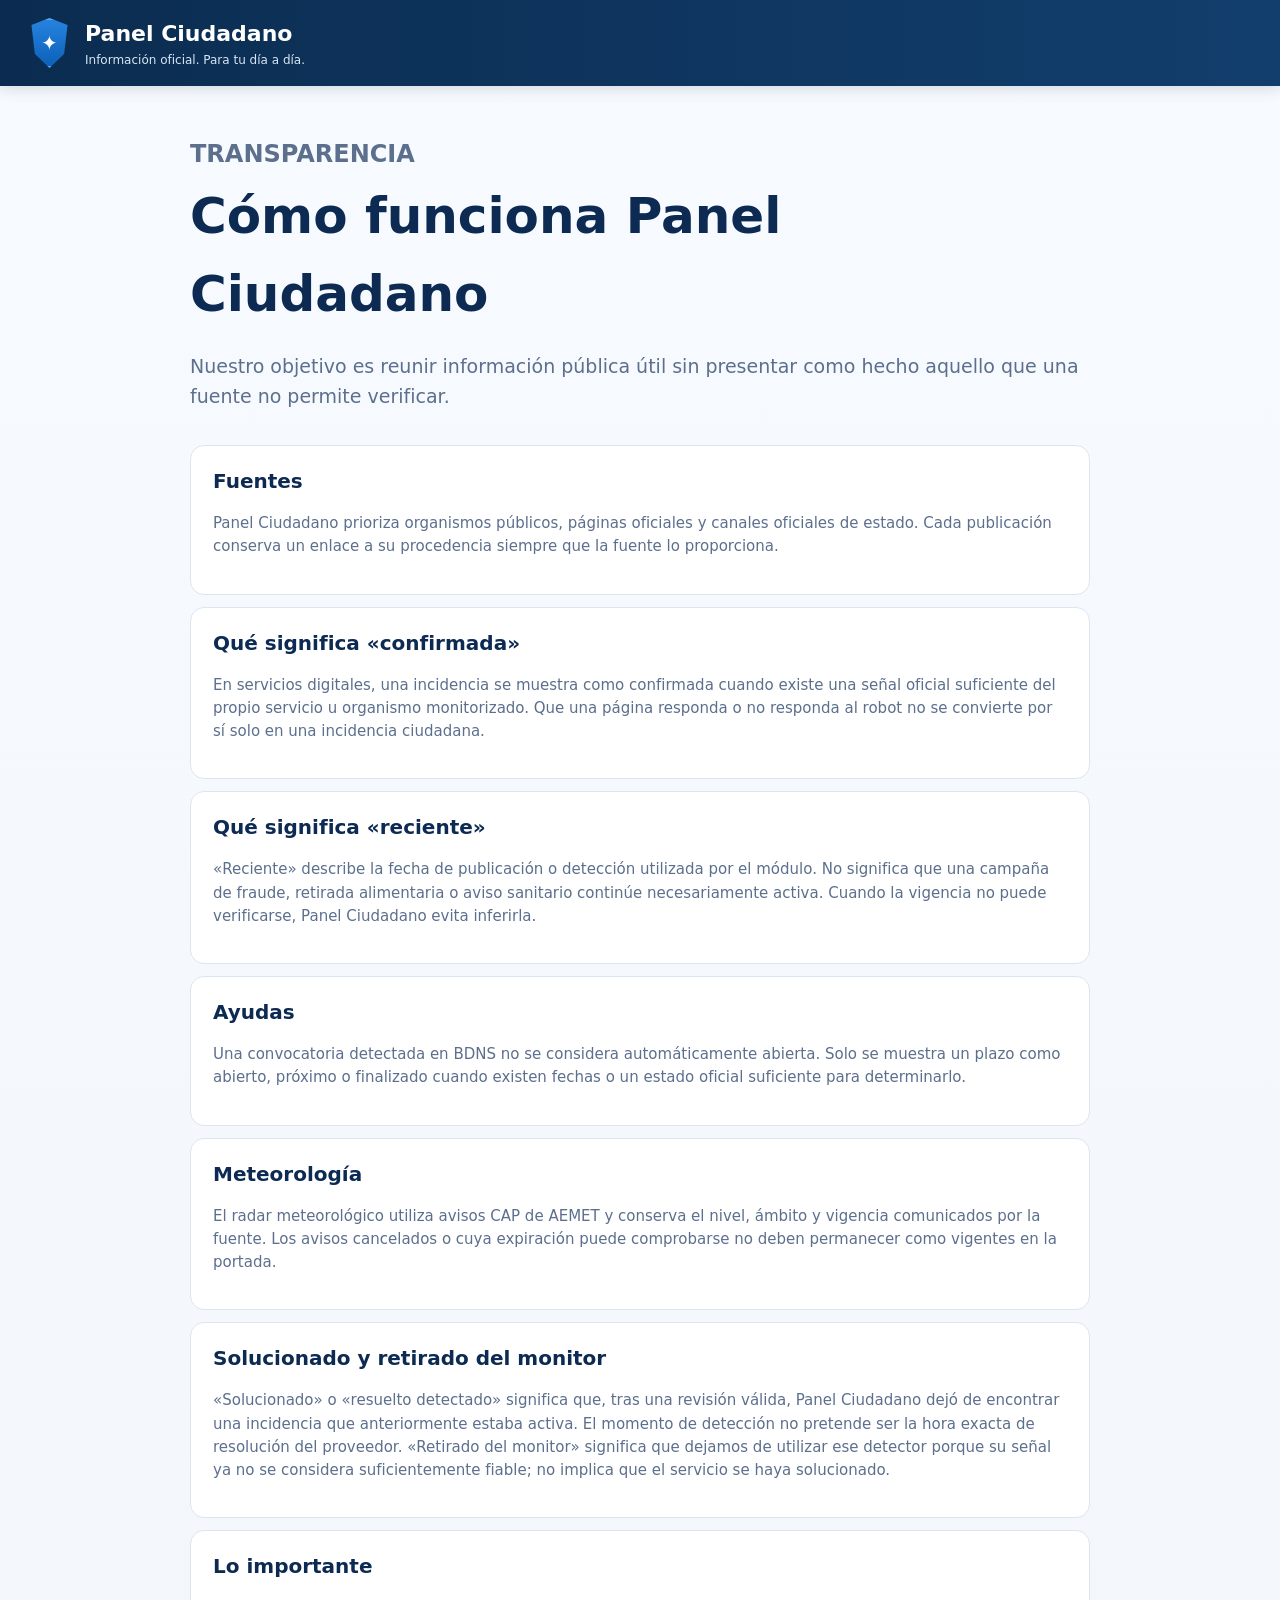
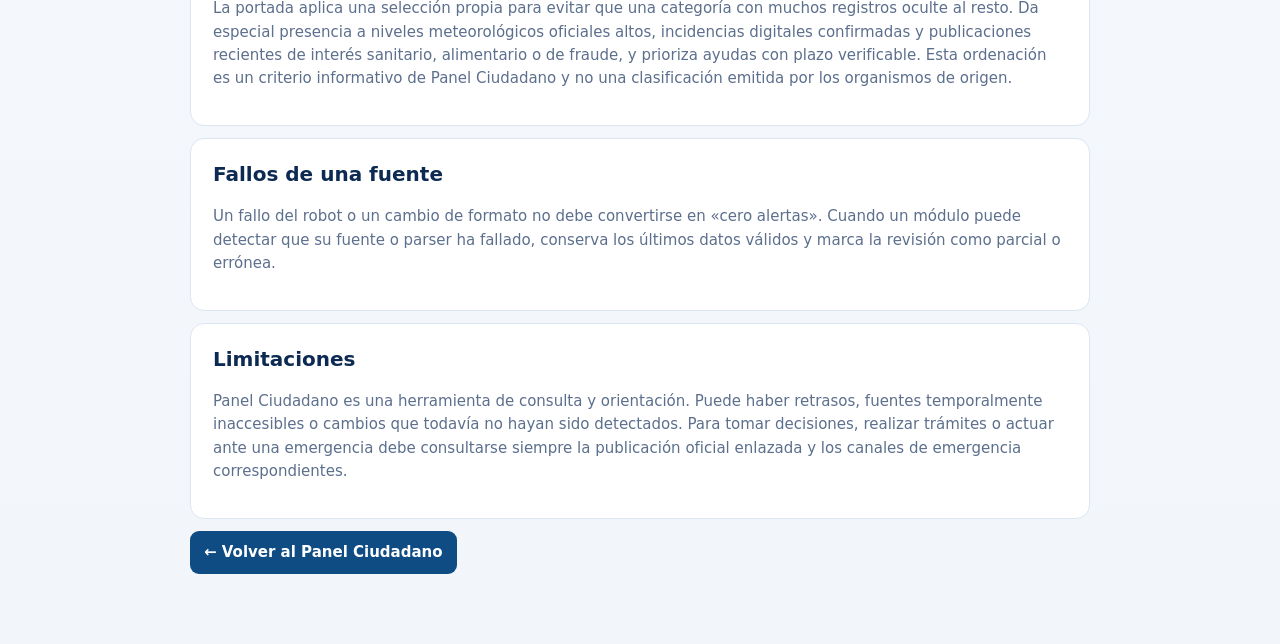
<file: metodologia.html>
<!doctype html><html lang="es"><head><meta charset="utf-8"><meta name="viewport" content="width=device-width,initial-scale=1"><meta name="robots" content="index,follow"><title>Metodología · Panel Ciudadano</title><link rel="stylesheet" href="assets/style.css"><link rel="stylesheet" href="assets/expansion.css"></head><body><header class="topbar"><div class="wrap nav-shell"><a class="brand" href="index.html"><div class="mark">✦</div><div><strong>Panel Ciudadano</strong><span>Información oficial. Para tu día a día.</span></div></a></div></header><main class="wrap privacy-page"><p class="eyebrow">TRANSPARENCIA</p><h1>Cómo funciona Panel Ciudadano</h1><p class="privacy-lead">Nuestro objetivo es reunir información pública útil sin presentar como hecho aquello que una fuente no permite verificar.</p><section><h2>Fuentes</h2><p>Panel Ciudadano prioriza organismos públicos, páginas oficiales y canales oficiales de estado. Cada publicación conserva un enlace a su procedencia siempre que la fuente lo proporciona.</p></section><section><h2>Qué significa «confirmada»</h2><p>En servicios digitales, una incidencia se muestra como confirmada cuando existe una señal oficial suficiente del propio servicio u organismo monitorizado. Que una página responda o no responda al robot no se convierte por sí solo en una incidencia ciudadana.</p></section><section><h2>Qué significa «reciente»</h2><p>«Reciente» describe la fecha de publicación o detección utilizada por el módulo. No significa que una campaña de fraude, retirada alimentaria o aviso sanitario continúe necesariamente activa. Cuando la vigencia no puede verificarse, Panel Ciudadano evita inferirla.</p></section><section><h2>Ayudas</h2><p>Una convocatoria detectada en BDNS no se considera automáticamente abierta. Solo se muestra un plazo como abierto, próximo o finalizado cuando existen fechas o un estado oficial suficiente para determinarlo.</p></section><section><h2>Meteorología</h2><p>El radar meteorológico utiliza avisos CAP de AEMET y conserva el nivel, ámbito y vigencia comunicados por la fuente. Los avisos cancelados o cuya expiración puede comprobarse no deben permanecer como vigentes en la portada.</p></section><section><h2>Solucionado y retirado del monitor</h2><p>«Solucionado» o «resuelto detectado» significa que, tras una revisión válida, Panel Ciudadano dejó de encontrar una incidencia que anteriormente estaba activa. El momento de detección no pretende ser la hora exacta de resolución del proveedor. «Retirado del monitor» significa que dejamos de utilizar ese detector porque su señal ya no se considera suficientemente fiable; no implica que el servicio se haya solucionado.</p></section><section><h2>Lo importante</h2><p>La portada aplica una selección propia para evitar que una categoría con muchos registros oculte al resto. Da especial presencia a niveles meteorológicos oficiales altos, incidencias digitales confirmadas y publicaciones recientes de interés sanitario, alimentario o de fraude, y prioriza ayudas con plazo verificable. Esta ordenación es un criterio informativo de Panel Ciudadano y no una clasificación emitida por los organismos de origen.</p></section><section><h2>Fallos de una fuente</h2><p>Un fallo del robot o un cambio de formato no debe convertirse en «cero alertas». Cuando un módulo puede detectar que su fuente o parser ha fallado, conserva los últimos datos válidos y marca la revisión como parcial o errónea.</p></section><section><h2>Limitaciones</h2><p>Panel Ciudadano es una herramienta de consulta y orientación. Puede haber retrasos, fuentes temporalmente inaccesibles o cambios que todavía no hayan sido detectados. Para tomar decisiones, realizar trámites o actuar ante una emergencia debe consultarse siempre la publicación oficial enlazada y los canales de emergencia correspondientes.</p></section><a class="source" href="index.html">← Volver al Panel Ciudadano</a></main></body></html>
</file>
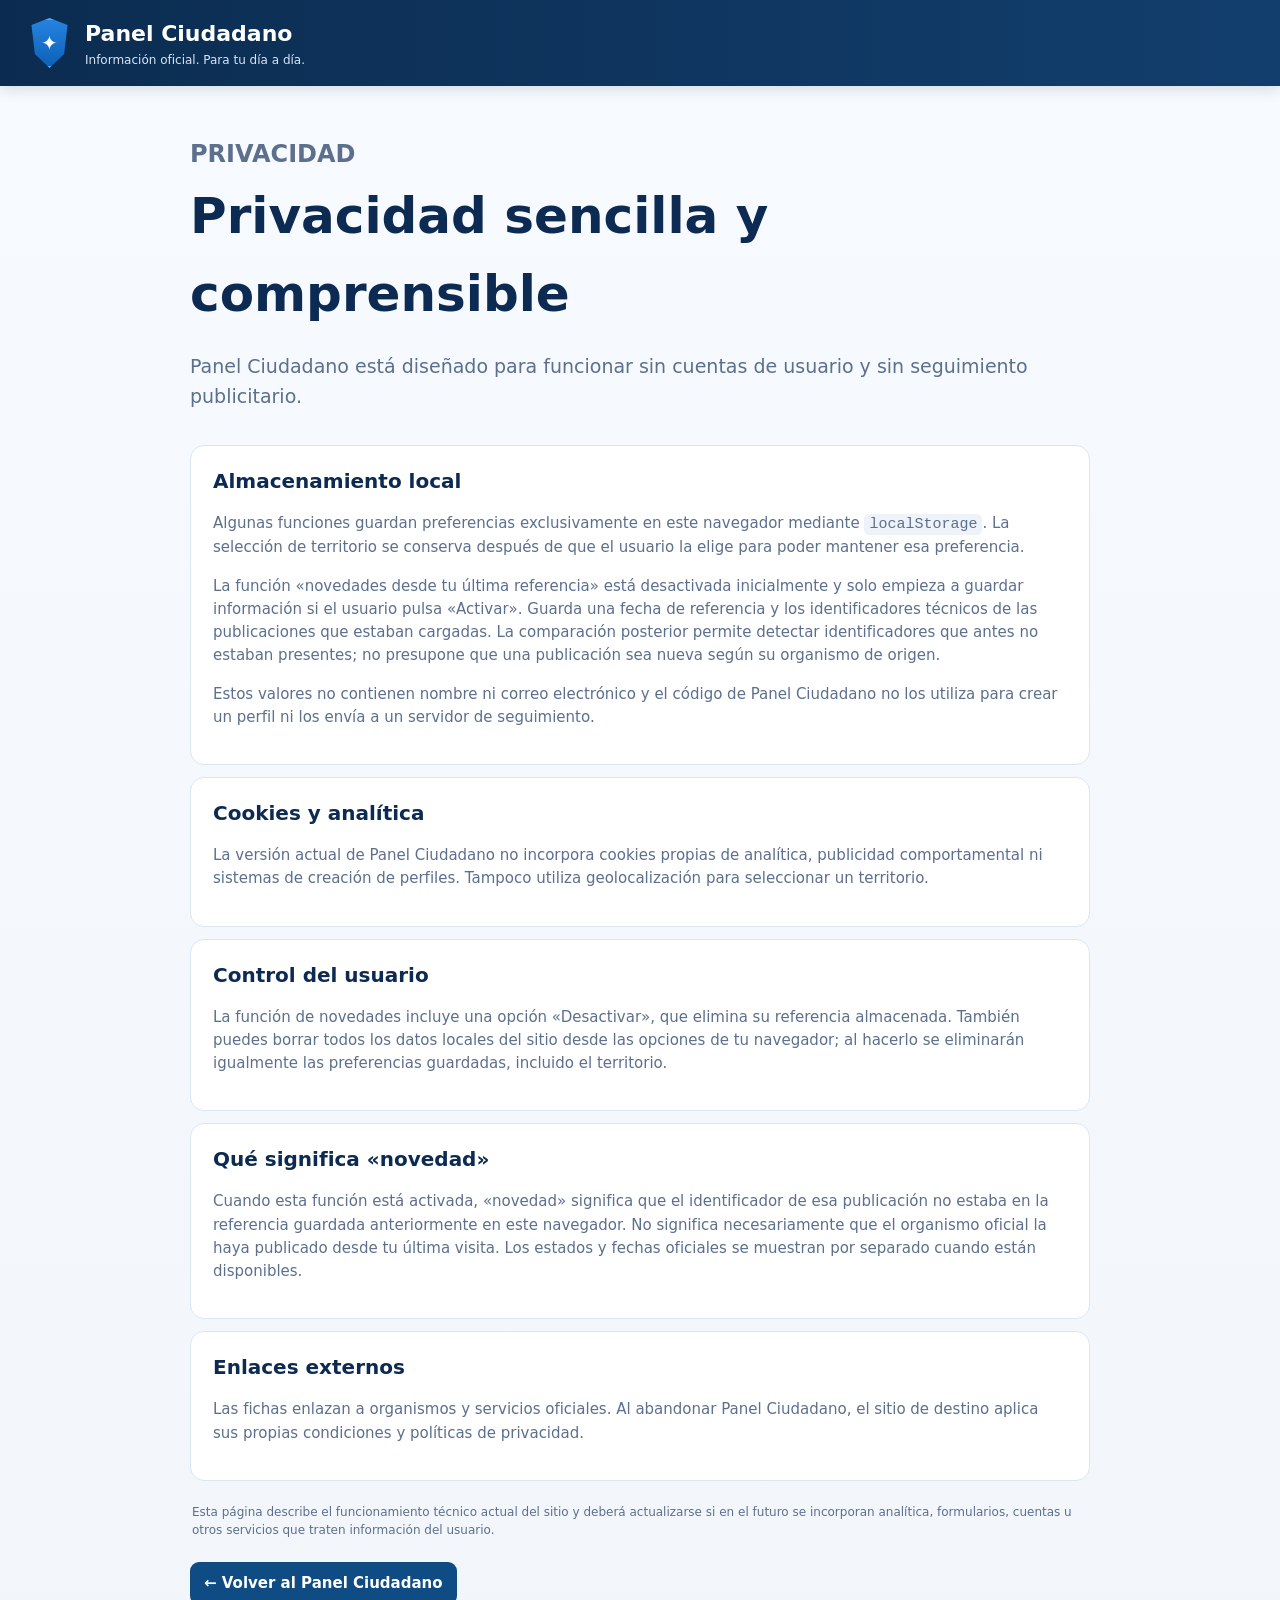
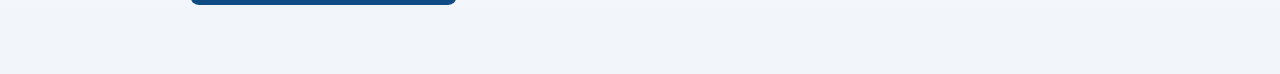
<file: privacidad.html>
<!doctype html><html lang="es"><head><meta charset="utf-8"><meta name="viewport" content="width=device-width,initial-scale=1"><meta name="robots" content="index,follow"><title>Privacidad · Panel Ciudadano</title><link rel="stylesheet" href="assets/style.css"><link rel="stylesheet" href="assets/expansion.css"></head><body><header class="topbar"><div class="wrap nav-shell"><a class="brand" href="index.html"><div class="mark">✦</div><div><strong>Panel Ciudadano</strong><span>Información oficial. Para tu día a día.</span></div></a></div></header><main class="wrap privacy-page"><p class="eyebrow">PRIVACIDAD</p><h1>Privacidad sencilla y comprensible</h1><p class="privacy-lead">Panel Ciudadano está diseñado para funcionar sin cuentas de usuario y sin seguimiento publicitario.</p><section><h2>Almacenamiento local</h2><p>Algunas funciones guardan preferencias exclusivamente en este navegador mediante <code>localStorage</code>. La selección de territorio se conserva después de que el usuario la elige para poder mantener esa preferencia.</p><p>La función «novedades desde tu última referencia» está desactivada inicialmente y solo empieza a guardar información si el usuario pulsa «Activar». Guarda una fecha de referencia y los identificadores técnicos de las publicaciones que estaban cargadas. La comparación posterior permite detectar identificadores que antes no estaban presentes; no presupone que una publicación sea nueva según su organismo de origen.</p><p>Estos valores no contienen nombre ni correo electrónico y el código de Panel Ciudadano no los utiliza para crear un perfil ni los envía a un servidor de seguimiento.</p></section><section><h2>Cookies y analítica</h2><p>La versión actual de Panel Ciudadano no incorpora cookies propias de analítica, publicidad comportamental ni sistemas de creación de perfiles. Tampoco utiliza geolocalización para seleccionar un territorio.</p></section><section><h2>Control del usuario</h2><p>La función de novedades incluye una opción «Desactivar», que elimina su referencia almacenada. También puedes borrar todos los datos locales del sitio desde las opciones de tu navegador; al hacerlo se eliminarán igualmente las preferencias guardadas, incluido el territorio.</p></section><section><h2>Qué significa «novedad»</h2><p>Cuando esta función está activada, «novedad» significa que el identificador de esa publicación no estaba en la referencia guardada anteriormente en este navegador. No significa necesariamente que el organismo oficial la haya publicado desde tu última visita. Los estados y fechas oficiales se muestran por separado cuando están disponibles.</p></section><section><h2>Enlaces externos</h2><p>Las fichas enlazan a organismos y servicios oficiales. Al abandonar Panel Ciudadano, el sitio de destino aplica sus propias condiciones y políticas de privacidad.</p></section><p class="privacy-note">Esta página describe el funcionamiento técnico actual del sitio y deberá actualizarse si en el futuro se incorporan analítica, formularios, cuentas u otros servicios que traten información del usuario.</p><a class="source" href="index.html">← Volver al Panel Ciudadano</a></main></body></html>
</file>
<file: assets/style.css>
:root{--bg:#f4f8fc;--surface:#fff;--ink:#0c2a52;--muted:#5c6f8d;--line:#dbe6f2;--blue:#0f5eb8;--blue2:#1b75d0;--green:#0e9c6b;--red:#e23838;--amber:#ed8a00;--violet:#685ad7;--shadow:0 10px 28px rgba(23,63,108,.08)}*{box-sizing:border-box}html{scroll-behavior:smooth;scroll-padding-top:100px}body{margin:0;background:linear-gradient(#f7fbff,#f2f6fb);color:var(--ink);font:15px/1.55 Inter,ui-sans-serif,system-ui,-apple-system,BlinkMacSystemFont,"Segoe UI",sans-serif}.wrap{width:min(1450px,calc(100% - 56px));margin:auto}.skip-link{position:fixed;left:16px;top:-60px;z-index:100;background:#fff;color:#0b477f;padding:10px 14px;border-radius:8px;font-weight:800}.skip-link:focus{top:12px}.topbar{background:linear-gradient(90deg,#0b2c50,#123e6d);color:#fff;position:sticky;top:0;z-index:10;box-shadow:0 3px 14px rgba(1,24,51,.14)}.nav-shell{min-height:86px;display:grid;grid-template-columns:auto 1fr auto;align-items:center;gap:34px}.brand{display:flex;align-items:center;gap:14px;color:#fff;text-decoration:none}.brand strong,.brand span{display:block}.brand strong{font-size:22px}.brand span{font-size:12px;color:#d8e6f6}.mark{width:43px;height:50px;clip-path:polygon(50% 0,92% 14%,84% 72%,50% 100%,16% 72%,8% 14%);background:linear-gradient(#2583df,#0d61b8);display:grid;place-items:center;font-size:20px;font-weight:900;border:2px solid #58a8ed}.main-nav{display:flex;justify-content:center;gap:8px;flex-wrap:wrap}.main-nav a{color:#fff;text-decoration:none;padding:10px 14px;border-radius:9px;font-weight:700;font-size:14px;opacity:.95}.main-nav a:hover,.main-nav a:focus-visible,.main-nav a.active{background:linear-gradient(#2a76c4,#175ca2);outline:none}.protect{padding:10px 14px;border:1px solid rgba(255,255,255,.14);border-radius:9px;background:#12477c;font-weight:700;font-size:13px}.hero{display:grid;grid-template-columns:1fr auto;gap:30px;align-items:center;padding:30px 0 22px}.hero h1{font-size:clamp(31px,4.2vw,48px);line-height:1.08;letter-spacing:-.035em;margin:0 0 7px}.hero p{font-size:18px;color:var(--muted);margin:0}.updated{background:#fff;border:1px solid var(--line);border-radius:12px;padding:14px 18px;min-width:240px;box-shadow:0 4px 12px rgba(25,74,124,.03)}.updated span,.updated strong{display:block}.updated span{font-size:12px;color:var(--muted);font-weight:700}.updated i{display:inline-block;width:10px;height:10px;border-radius:50%;background:#14b879;margin-right:7px}.updated strong{font-size:13px;margin-top:3px}.summary{display:grid;grid-template-columns:repeat(6,minmax(0,1fr));gap:16px;margin:0 0 28px}.stat{appearance:none;width:100%;font:inherit;color:inherit;text-align:left;background:#fff;border:1px solid var(--line);border-radius:14px;padding:20px 22px;display:flex;justify-content:space-between;align-items:flex-start;cursor:pointer;transition:.16s;min-height:140px;box-shadow:0 4px 14px rgba(35,75,120,.025)}.stat:nth-child(1){background:#eef8ff}.stat:nth-child(2){background:#fff4f5}.stat:nth-child(3){background:#f5f3ff}.stat:nth-child(4){background:#effcf5}.stat:nth-child(5){background:#fff9ee}.stat:nth-child(6){background:#eef7ff}.stat:hover,.stat:focus-visible,.card:hover,.card:focus-visible{transform:translateY(-2px);box-shadow:var(--shadow);outline:none;border-color:#bfd4e8}.stat .num{font-size:35px;font-weight:850;line-height:1}.stat small{display:block;color:var(--ink);font-size:14px;font-weight:750;margin-top:14px}.icon{width:48px;height:48px;border-radius:12px;display:grid;place-items:center;font-size:22px;background:rgba(255,255,255,.75);box-shadow:inset 0 0 0 1px rgba(16,73,131,.04)}.toolbar{display:grid;grid-template-columns:minmax(280px,1.2fr) auto minmax(440px,1.4fr);gap:12px;align-items:center;margin:0 0 22px}.search{background:#fff;border:1px solid var(--line);border-radius:10px;padding:0 15px;display:flex;gap:9px;align-items:center;height:52px}.search:focus-within{border-color:#6fa8dc;box-shadow:0 0 0 3px rgba(25,113,210,.09)}.search span{font-size:24px;color:#466588}.search input{border:0;outline:0;width:100%;font:inherit;font-size:16px}.search-btn{height:52px;padding:0 30px;border:0;border-radius:9px;background:linear-gradient(#164f89,#0d3f71);color:#fff;font-weight:800;font-size:16px;cursor:pointer}.filters{background:#fff;border-radius:10px;padding:7px;display:flex;gap:8px;flex-wrap:wrap;justify-content:center}.filter{border:0;background:#eef3f8;padding:10px 16px;border-radius:999px;cursor:pointer;color:var(--ink);font-weight:700}.filter.active{background:linear-gradient(#1666b5,#0b4d90);color:#fff}.dashboard-grid{display:grid;grid-template-columns:minmax(0,3fr) minmax(300px,1fr);gap:22px;align-items:start}.radar-panel,.source-box{background:#fff;border:1px solid var(--line);border-radius:14px;box-shadow:0 5px 18px rgba(24,66,111,.035)}.radar-panel{padding:0 8px 16px}.section-title{display:flex;justify-content:space-between;align-items:center;margin:0;padding:14px 0}.radar-panel .section-title{padding:12px 6px 14px;border-bottom:1px solid var(--line);margin-bottom:16px}.section-title>div{display:flex;align-items:center;gap:9px;flex-wrap:wrap}.section-title h2{font-size:26px;margin:0}.section-title p{margin:0}.section-title>div>p:not(.eyebrow){width:100%;padding-left:40px;color:var(--muted);font-size:14px;margin-top:-5px}.section-title span{color:var(--muted);font-size:13px}.eyebrow{color:#1971d2;font-weight:900;font-size:24px;margin:0}.cards{display:grid;grid-template-columns:repeat(4,minmax(0,1fr));gap:16px;padding:0 6px}.card{background:#fff;border:1px solid var(--line);border-radius:12px;padding:16px;cursor:pointer;transition:.16s;display:flex;flex-direction:column;min-height:320px;overflow:hidden}.meta{display:flex;gap:7px;align-items:center;flex-wrap:wrap}.pill,.event{font-size:11px;font-weight:800;border-radius:999px;padding:5px 8px;background:#eef1f6}.pill.ayudas{color:#0f6ca8;background:#eaf7ff}.pill.estafas{color:#cb2222;background:#fff0f1}.pill.servicios{color:#8b5b00;background:#fff5dc}.pill.alimentacion{color:#127647;background:#eaf9f1}.pill.salud{color:#d26d00;background:#fff1df}.pill.meteo{color:#1059b2;background:#eaf4ff}.pill.state.good{color:var(--green);background:#eaf7f1}.pill.state.warn{color:var(--amber);background:#fff6df}.pill.state.muted{color:var(--muted)}.card h3{font-size:19px;line-height:1.28;margin:13px 0 8px}.card p{color:var(--muted);margin:0;font-size:14px}.card-bottom{display:flex;justify-content:space-between;gap:12px;margin-top:auto;padding-top:18px;font-size:12px;color:var(--muted)}.level{font-weight:800}.dashboard-side{display:grid;gap:14px;position:sticky;top:104px}.source-box{padding:18px}.side-title{display:flex;gap:11px}.side-title h3{margin:0 0 2px;font-size:18px}.side-title p{margin:0;color:var(--muted);font-size:13px}.side-icon{font-size:25px;color:#1471d1}.source-badges{display:flex;gap:9px;align-items:center;margin:15px 0;flex-wrap:wrap}.source-badges span{height:52px;min-width:52px;border:1px solid var(--line);border-radius:9px;display:grid;place-items:center;padding:0 8px;font-size:12px;font-weight:850;background:#fff}.source-box>a{color:#0c66c2;font-weight:750;text-decoration:none;font-size:13px}.spain-map{padding:10px 0}.map-shape{position:relative;width:190px;height:125px;margin:auto;background:linear-gradient(145deg,#c6d4e4,#afc2d6);clip-path:polygon(10% 25%,25% 15%,38% 17%,48% 10%,60% 16%,73% 11%,91% 25%,84% 42%,88% 51%,72% 57%,65% 76%,49% 87%,33% 82%,25% 69%,13% 65%,6% 47%);filter:drop-shadow(0 5px 6px rgba(31,69,108,.12))}.map-shape:before,.map-shape:after,.map-dot{content:"";position:absolute;width:5px;height:5px;border-radius:50%;background:#fff;opacity:.75}.map-shape:before{left:38%;top:42%}.map-shape:after{left:62%;top:52%}.map-dot-1{left:26%;top:56%}.map-dot-2{left:52%;top:28%}.map-dot-3{left:73%;top:38%}.coverage-note{color:var(--muted);font-size:12px;margin:4px 0 0}.recent,.source-health,.quick,.command{margin:30px 0 0}.compact-command{background:linear-gradient(90deg,#0c3159,#153f6b);color:#fff;border-radius:16px;padding:20px;box-shadow:var(--shadow)}.compact-command .eyebrow{color:#9ac5f2;font-size:11px}.command-head,.command-foot{display:flex;justify-content:space-between;gap:18px;align-items:center}.command-head h2{margin:3px 0 14px;font-size:24px}.command-status{font-size:12px;font-weight:800;padding:7px 10px;border-radius:999px;background:#364d67}.command-status.ok{background:#185b48}.command-status.partial{background:#745519}.command-grid{display:grid;grid-template-columns:repeat(3,1fr);gap:10px}.command-grid article{background:rgba(255,255,255,.09);border:1px solid rgba(255,255,255,.10);border-radius:12px;padding:14px}.command-grid span,.command-grid small{display:block;color:#d4e0ed}.command-grid strong{font-size:25px}.command-foot{border-top:1px solid rgba(255,255,255,.14);margin-top:14px;padding-top:12px;color:#d4e0ed;font-size:11px}.quick-grid{display:grid;grid-template-columns:repeat(4,1fr);gap:10px}.quick-grid a,.health-card,.timeline,.history-list,.source-detail{background:#fff;border:1px solid var(--line);border-radius:12px}.quick-grid a{padding:16px;text-decoration:none;color:var(--ink);transition:.15s}.quick-grid a:hover{transform:translateY(-2px);box-shadow:var(--shadow)}.quick-grid strong,.quick-grid span{display:block}.quick-grid span{font-size:12px;color:var(--muted);margin-top:4px}.timeline{overflow:hidden}.timeline-row{display:grid;grid-template-columns:145px 1fr;gap:14px;align-items:center;padding:14px 16px;border-bottom:1px solid var(--line)}.timeline-row:last-child{border:0}.timeline-row strong,.timeline-row small{display:block}.timeline-row small{color:var(--muted)}.event.new{color:var(--blue);background:#edf5ff}.event.changed,.event.active{color:var(--amber);background:#fff6df}.event.resolved{color:var(--green);background:#eaf7f1}.history-toggle{margin-top:10px;border:1px solid var(--line);background:#fff;border-radius:10px;padding:9px 12px;font:inherit;font-weight:700;cursor:pointer}.history-list{margin-top:10px;overflow:hidden}.history-row{display:grid;grid-template-columns:1fr auto;gap:5px 15px;padding:14px 16px;border-bottom:1px solid var(--line)}.history-row:last-child{border:0}.history-row div strong,.history-row div span{display:block}.history-row div span,.history-row small{color:var(--muted)}.history-row small{grid-column:1/-1}.health-grid{display:grid;grid-template-columns:repeat(3,1fr);gap:12px}.health-card{padding:16px}.health-head{display:flex;align-items:flex-start;justify-content:space-between;gap:10px}.health-card p{color:var(--muted);font-size:13px;margin:10px 0}.health-card small{color:var(--muted);font-size:11px}.health-state{display:inline-flex;align-items:center;gap:6px;font-size:10px;font-weight:800;white-space:nowrap}.health-state i{width:8px;height:8px;border-radius:50%;background:var(--muted)}.health-state.ok{color:var(--green)}.health-state.ok i{background:var(--green)}.health-state.partial,.health-state.unknown{color:var(--amber)}.health-state.partial i,.health-state.unknown i{background:var(--amber)}.health-state.error{color:var(--red)}.health-state.error i{background:var(--red)}.health-note{font-size:12px;color:var(--muted);margin:10px 2px 0}.source-detail{margin-top:12px;padding:0 16px}.source-detail summary{cursor:pointer;font-weight:750;padding:14px 0}.source-table{border-top:1px solid var(--line);padding-bottom:8px}.source-table>div{display:grid;grid-template-columns:1fr 90px 125px;gap:12px;align-items:center;padding:10px 0;border-bottom:1px solid var(--line)}.source-table>div:last-child{border:0}.source-table span strong,.source-table span small{display:block}.source-table small{color:var(--muted)}.source-kind{font-size:11px;color:var(--muted)}.trust-strip{display:grid;grid-template-columns:repeat(3,1fr);gap:20px;margin:26px 0 0}.trust-strip article{display:flex;gap:12px;align-items:center}.trust-strip article>span{width:42px;height:42px;border-radius:10px;background:#eaf4ff;color:#0d6bc8;display:grid;place-items:center;font-size:20px;font-weight:900}.trust-strip strong,.trust-strip small{display:block}.trust-strip small{color:var(--muted)}.trust{margin:24px 0 46px;padding:18px 20px;border:1px solid var(--line);background:#eef5fb;border-radius:14px}.trust p{color:var(--muted);margin:5px 0 0}.empty{text-align:center;padding:40px;color:var(--muted)}footer{background:#fff;border-top:1px solid var(--line);padding:22px 0;color:var(--muted);font-size:12px}footer .wrap{display:flex;justify-content:space-between}.modal{position:fixed;inset:0;z-index:20;display:grid;place-items:center;padding:20px}.modal[hidden]{display:none}.backdrop{position:absolute;inset:0;background:rgba(7,28,53,.68);border:0}.modal-card{z-index:1;width:min(760px,100%);max-height:88vh;overflow:auto;background:#fff;border-radius:18px;padding:28px;position:relative;box-shadow:0 25px 70px rgba(0,0,0,.22)}.close{position:absolute;right:16px;top:12px;border:0;background:transparent;font-size:29px;cursor:pointer;color:var(--muted)}.modal-card h2{font-size:28px;line-height:1.15;margin:15px 35px 12px 0}.modal-card .detail{font-size:16px;color:#465166}.facts{display:grid;grid-template-columns:repeat(2,minmax(0,1fr));gap:10px;margin:22px 0}.fact{padding:13px;background:var(--bg);border-radius:11px}.fact small,.fact strong{display:block}.fact small{color:var(--muted)}.source{display:inline-block;background:#0f4c84;color:#fff;text-decoration:none;padding:10px 14px;border-radius:9px;font-weight:750}@media(max-width:1180px){.protect{display:none}.summary{grid-template-columns:repeat(3,1fr)}.toolbar{grid-template-columns:1fr auto}.filters{grid-column:1/-1}.cards{grid-template-columns:repeat(2,1fr)}.dashboard-grid{grid-template-columns:minmax(0,2.2fr) minmax(280px,1fr)}}@media(max-width:900px){.nav-shell{grid-template-columns:auto 1fr;gap:20px}.main-nav{justify-content:flex-end}.main-nav a{font-size:0;padding:10px}.main-nav a:first-child{font-size:13px}.dashboard-grid{grid-template-columns:1fr}.dashboard-side{grid-template-columns:1fr 1fr;position:static}.command-grid,.health-grid{grid-template-columns:repeat(2,1fr)}}@media(max-width:720px){.wrap{width:min(100% - 28px,1450px)}.topbar{position:relative}.nav-shell{display:flex;min-height:74px}.main-nav{display:none}.brand strong{font-size:19px}.brand span{font-size:11px}.hero{grid-template-columns:1fr;padding:24px 0 16px;gap:14px}.hero h1{font-size:34px}.hero p{font-size:16px}.updated{min-width:0;width:100%}.summary{grid-template-columns:repeat(2,1fr);gap:10px;margin-bottom:18px}.stat{min-height:118px;padding:16px}.stat .num{font-size:29px}.stat small{font-size:12px;margin-top:10px}.icon{width:40px;height:40px}.toolbar{display:flex;flex-wrap:wrap}.search{flex:1 1 calc(100% - 100px);min-width:0}.search-btn{padding:0 18px}.filters{order:3;width:100%;justify-content:flex-start;overflow-x:auto;flex-wrap:nowrap}.filter{white-space:nowrap}.cards{grid-template-columns:1fr}.card{min-height:240px}.dashboard-side{grid-template-columns:1fr}.section-title{align-items:flex-start}.section-title>div>p:not(.eyebrow){padding-left:0;margin-top:0}.command-head,.command-foot{align-items:flex-start;flex-direction:column}.command-grid,.health-grid,.quick-grid,.trust-strip{grid-template-columns:1fr}.facts{grid-template-columns:1fr}.timeline-row,.history-row{grid-template-columns:1fr}.history-row small{grid-column:auto}footer .wrap{gap:8px;flex-direction:column}.modal-card{padding:22px}}@media(max-width:430px){.summary{grid-template-columns:1fr 1fr}.stat{min-height:108px;padding:14px}.stat .num{font-size:27px}.stat small{font-size:11px}.icon{width:36px;height:36px;font-size:18px}.hero h1{font-size:30px}.search{flex-basis:100%}.search-btn{width:100%}}
/* Estado operativo del observatorio */
.ops-health{display:block;margin:0 0 18px;padding:14px 16px;border:1px solid var(--line);border-radius:14px;background:#fff;box-shadow:0 4px 14px rgba(23,63,108,.04)}
.ops-health.healthy{border-left:4px solid var(--green)}.ops-health.degraded{border-left:4px solid var(--amber)}
.ops-head{display:flex;justify-content:space-between;align-items:center;gap:16px}.ops-head strong{display:block;font-size:16px}.ops-kicker{display:block;font-size:10px;font-weight:850;letter-spacing:.08em;color:var(--muted)}
.ops-badge{font-size:11px;font-weight:800;padding:6px 9px;border-radius:999px;background:#eef4fa}.ops-health p{margin:7px 0;color:var(--muted);font-size:13px}.ops-health details{margin-top:8px}.ops-health summary{cursor:pointer;font-size:12px;font-weight:800}.ops-grid{display:grid;grid-template-columns:repeat(2,1fr);gap:8px 18px;margin-top:10px}.ops-grid>div{display:grid;grid-template-columns:10px 1fr;gap:2px 8px;align-items:center}.ops-grid small{grid-column:2;color:var(--muted);font-size:10px}.ops-dot{width:8px;height:8px;border-radius:50%;background:var(--muted)}.ops-dot.ok{background:var(--green)}.ops-dot.partial,.ops-dot.stale,.ops-dot.unknown{background:var(--amber)}.ops-dot.error{background:var(--red)}
@media(max-width:720px){.ops-head{align-items:flex-start;flex-direction:column}.ops-grid{grid-template-columns:1fr}}

.alerts-pagination{display:flex;align-items:center;justify-content:center;gap:14px;margin:22px 0 4px;padding-top:16px;border-top:1px solid var(--line)}
.alerts-pagination[hidden]{display:none}.alerts-pagination button{border:1px solid var(--line);background:#fff;border-radius:10px;padding:9px 14px;font:inherit;font-size:12px;font-weight:800;color:var(--blue);cursor:pointer}.alerts-pagination button:hover:not(:disabled){background:#eef5fb}.alerts-pagination button:focus-visible{outline:3px solid rgba(13,107,200,.22);outline-offset:2px}.alerts-pagination button:disabled{opacity:.4;cursor:default}.alerts-pagination span{font-size:12px;color:var(--muted);min-width:92px;text-align:center}
@media(max-width:720px){.alerts-pagination{gap:8px}.alerts-pagination button{padding:9px 11px}.alerts-pagination span{min-width:auto}}

/* Ajustes de lectura para la versión pública */
.trust-strip article{padding:14px 16px;border:1px solid var(--line);border-radius:12px;background:#fff}
.trust-strip article>div{min-width:0}
.cards{align-items:stretch}
.card h3{overflow-wrap:anywhere}
.card p{display:-webkit-box;-webkit-line-clamp:4;-webkit-box-orient:vertical;overflow:hidden}
@media(max-width:720px){.recent-top{margin-top:8px}.radar-panel{padding:16px}.card{min-height:0}.card p{-webkit-line-clamp:3}.alerts-pagination{position:sticky;bottom:8px;z-index:4;background:rgba(255,255,255,.96);padding:10px;border:1px solid var(--line);border-radius:12px}}
</file>
<file: assets/expansion.css>
.pill.salud{color:#d26d00;background:#fff1df}.pill.meteo{color:#1059b2;background:#eaf4ff}.summary{grid-template-columns:repeat(6,minmax(0,1fr))}.health-grid{grid-template-columns:repeat(3,minmax(0,1fr))}.command-grid{grid-template-columns:repeat(3,minmax(0,1fr))}.coverage-state{display:grid;grid-template-columns:repeat(3,minmax(0,1fr));gap:10px;margin:14px 0}.coverage-state article{padding:13px 14px;border:1px solid #dbe7f0;border-radius:10px;background:#f8fbfd}.coverage-state strong,.coverage-state span,.coverage-state small{display:block}.coverage-state strong{font-size:21px}.coverage-state span{font-size:12px;font-weight:800;margin:2px 0}.coverage-state small{font-size:10px;color:var(--muted);line-height:1.35}.citizen-pulse{margin:-8px 0 20px;padding:17px 20px;border:1px solid #cfe0ef;border-left:5px solid #3b82b9;border-radius:13px;background:#f7fbff}.citizen-pulse.attention{border-left-color:#d18a13;background:#fffaf1}.citizen-pulse.high{border-left-color:#c83c3c;background:#fff6f6}.pulse-kicker{font-size:10px;font-weight:900;letter-spacing:.11em;color:var(--muted);margin-bottom:5px}.pulse-main{display:flex;justify-content:space-between;align-items:flex-start;gap:20px}.pulse-main strong{display:block;font-size:18px}.pulse-main p{margin:4px 0 0;color:var(--muted);font-size:13px}.pulse-note{white-space:nowrap;font-size:11px;font-weight:800;padding:5px 8px;border-radius:999px;background:#fff;border:1px solid var(--line);color:var(--muted)}.citizen-pulse>small{display:block;margin-top:10px;color:var(--muted);font-size:10px}.territory-box{display:flex;justify-content:flex-end;align-items:center;gap:12px;margin:-10px 0 18px}.territory-box label{display:flex;align-items:center;gap:9px;background:#fff;border:1px solid var(--line);border-radius:10px;padding:7px 10px}.territory-box label span{font-size:12px;font-weight:800;color:var(--muted)}.territory-box select{border:0;background:#eef4fa;color:var(--ink);font:inherit;font-weight:750;border-radius:7px;padding:7px 28px 7px 9px;outline:none}.territory-box small{color:var(--muted);font-size:11px}.card.territory-dim{opacity:.52}.card.territory-dim:hover,.card.territory-dim:focus-visible{opacity:.85}.coverage-summary{margin:16px 0 12px;padding:14px;border-radius:10px;background:#f4f8fc;border:1px solid #e1eaf3}.coverage-summary strong,.coverage-summary span{display:block}.coverage-summary strong{font-size:13px;margin-bottom:4px}.coverage-summary span{font-size:12px;color:var(--muted);line-height:1.5}.since-visit{position:relative;display:flex;align-items:center;gap:18px;margin:-12px 0 22px;padding:12px 44px 12px 15px;border:1px solid #cfe0f1;border-radius:11px;background:linear-gradient(90deg,#eef7ff,#f8fbff);box-shadow:0 4px 12px rgba(25,74,124,.03)}.since-visit div{flex:1}.since-visit strong,.since-visit span{display:block}.since-visit strong{font-size:13px}.since-visit span{font-size:12px;color:var(--muted);margin-top:2px}.since-visit .visit-review{position:static;transform:none;white-space:nowrap;border:1px solid #bdd5ec;background:#fff;color:#0c66c2;border-radius:8px;padding:7px 10px;font-size:12px;font-weight:800}.since-visit>[data-close-visit]{position:absolute;right:10px;top:50%;transform:translateY(-50%);border:0;background:transparent;color:var(--muted);font-size:20px;cursor:pointer}.card.top-relevance{border-color:#c4d9ee}.relevance-mark{align-self:flex-start;margin:-5px 0 9px;padding:4px 8px;border-radius:999px;background:#0d4d87;color:#fff;font-size:10px;font-weight:850;letter-spacing:.02em}.traceability{margin:18px 0;padding:15px;border:1px solid #d9e5ef;border-radius:11px;background:#f8fbfd}.traceability>span{display:block;font-size:10px;font-weight:900;letter-spacing:.1em;color:#557086;margin-bottom:10px}.traceability>div{display:grid;grid-template-columns:repeat(2,minmax(0,1fr));gap:8px}.traceability p{margin:0!important;padding:9px;background:#fff;border:1px solid #e5edf4;border-radius:8px;font-size:12px;color:var(--ink)!important}.traceability b{display:block;font-size:9px;letter-spacing:.06em;text-transform:uppercase;color:var(--muted);margin-bottom:3px}.traceability small{display:block;margin-top:10px;color:var(--muted);line-height:1.45}.privacy-page{max-width:900px;padding-top:50px;padding-bottom:70px}.privacy-page h1{font-size:clamp(34px,5vw,50px);margin:5px 0 10px}.privacy-lead{font-size:19px;color:var(--muted);margin-bottom:34px}.privacy-page section{background:#fff;border:1px solid var(--line);border-radius:14px;padding:20px 22px;margin:12px 0}.privacy-page h2{margin:0 0 8px;font-size:20px}.privacy-page p{color:var(--muted)}.privacy-page code{background:#edf3f8;padding:2px 5px;border-radius:5px}.privacy-note{font-size:12px;margin:22px 2px}.trust a,footer a{color:#0c66c2}@media(max-width:1200px){.summary{grid-template-columns:repeat(3,minmax(0,1fr))}}@media(max-width:900px){.summary,.health-grid,.command-grid,.coverage-state{grid-template-columns:repeat(2,minmax(0,1fr))}}@media(max-width:720px){.summary{grid-template-columns:repeat(2,minmax(0,1fr))}.health-grid,.coverage-state{grid-template-columns:1fr}.pulse-main{display:block}.pulse-note{display:inline-block;margin-top:9px}.territory-box{justify-content:flex-start;align-items:stretch;flex-direction:column;margin:0 0 16px}.territory-box label{justify-content:space-between}.territory-box select{max-width:62%}.since-visit{align-items:flex-start;flex-direction:column;gap:8px;margin:-5px 0 18px}.since-visit .visit-review{white-space:normal}.traceability>div{grid-template-columns:1fr}.privacy-page{padding-top:28px}}@media(max-width:480px){.command-grid{grid-template-columns:1fr}.territory-box label{align-items:flex-start;flex-direction:column}.territory-box select{max-width:none;width:100%}}
</file>
